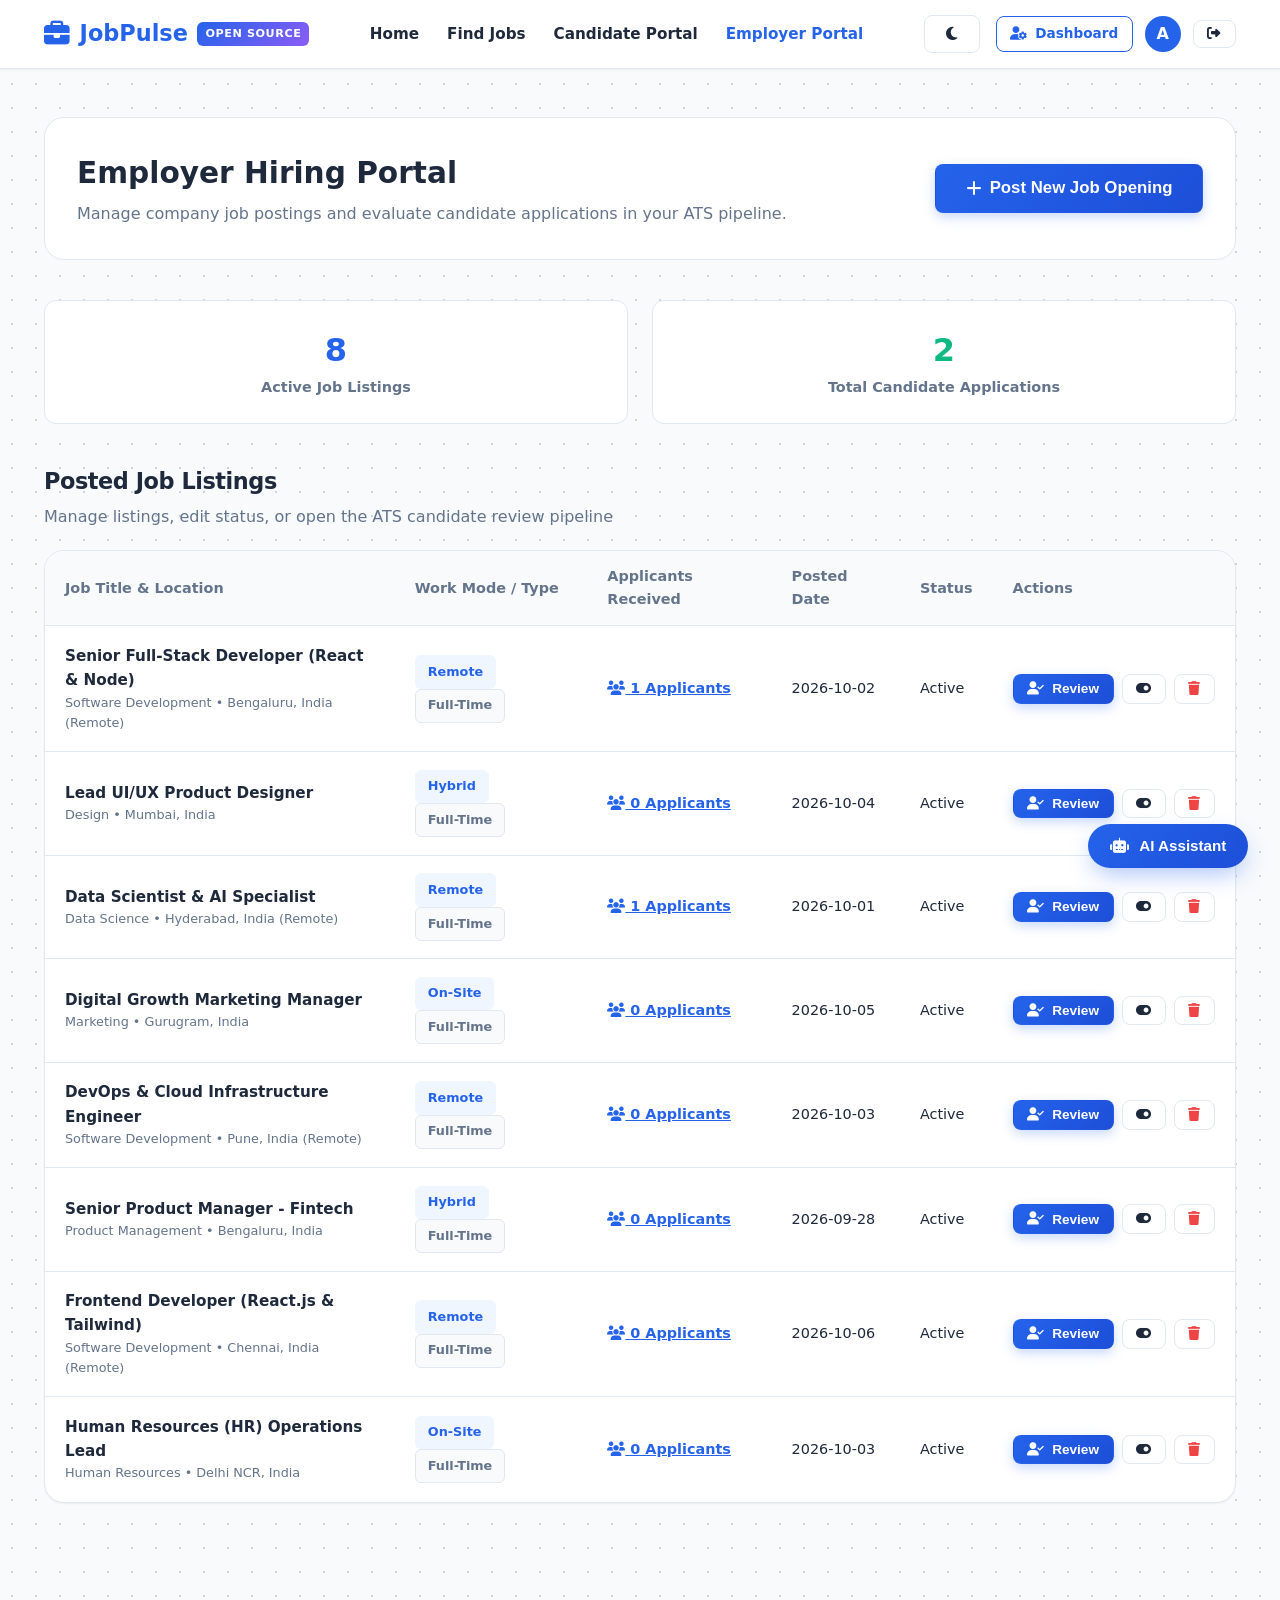
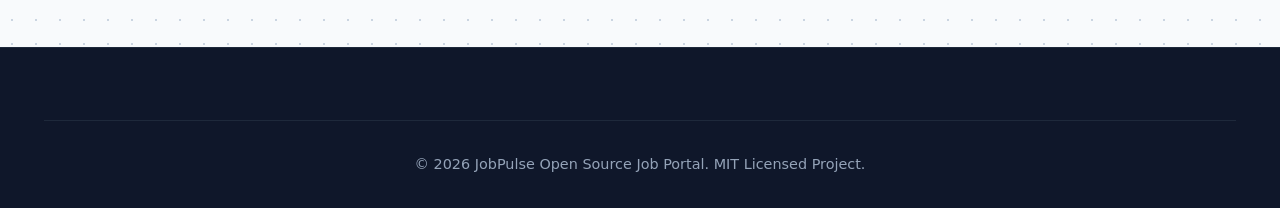
<file: employer-dashboard.html>
<!DOCTYPE html>
<html lang="en">
<head>
  <meta charset="UTF-8">
  <meta name="viewport" content="width=device-width, initial-scale=1.0">
  <title>Employer Portal & ATS — JobPulse</title>
  <link rel="stylesheet" href="css/style.css">
  <link rel="stylesheet" href="css/responsive.css">
  <link rel="stylesheet" href="css/dark-mode.css">
  <link rel="stylesheet" href="https://cdnjs.cloudflare.com/ajax/libs/font-awesome/6.4.0/css/all.min.css">
</head>
<body>

  <!-- Navigation Bar -->
  <nav class="navbar">
    <div class="container navbar-container">
      <a href="index.html" class="brand-logo">
        <i class="fa-solid fa-briefcase"></i> JobPulse <span class="brand-badge">Open Source</span>
      </a>

      <ul class="nav-links">
        <li><a href="index.html" class="nav-link">Home</a></li>
        <li><a href="jobs.html" class="nav-link">Find Jobs</a></li>
        <li><a href="seeker-dashboard.html" class="nav-link">Candidate Portal</a></li>
        <li><a href="employer-dashboard.html" class="nav-link active">Employer Portal</a></li>
      </ul>

      <div class="nav-actions" id="nav-actions">
        <!-- Dynamically rendered via app.js -->
      </div>
    </div>
  </nav>

  <main class="main-content">
    <div class="container" style="padding-top:3rem; padding-bottom:4rem;">
      
      <!-- Employer Welcome Card -->
      <div style="background:var(--card-bg); border:1px solid var(--border-color); border-radius:var(--radius-xl); padding:2rem; margin-bottom:2.5rem; display:flex; justify-content:space-between; align-items:center; flex-wrap:wrap; gap:1.5rem;">
        <div>
          <h1 style="font-size:1.85rem; font-weight:800; margin-bottom:0.25rem;">Employer Hiring Portal</h1>
          <p style="color:var(--text-muted);">Manage company job postings and evaluate candidate applications in your ATS pipeline.</p>
        </div>
        <div>
          <button onclick="openPostJobModal()" class="btn btn-primary btn-lg">
            <i class="fa-solid fa-plus"></i> Post New Job Opening
          </button>
        </div>
      </div>

      <!-- Overview Stats Grid -->
      <div style="display:grid; grid-template-columns:repeat(auto-fit, minmax(220px, 1fr)); gap:1.5rem; margin-bottom:2.5rem;">
        <div style="background:var(--card-bg); border:1px solid var(--border-color); border-radius:var(--radius-lg); padding:1.5rem; text-align:center;">
          <h3 style="font-size:2rem; font-weight:800; color:var(--primary);" id="emp-active-jobs-count">0</h3>
          <p style="color:var(--text-muted); font-size:0.9rem; font-weight:600;">Active Job Listings</p>
        </div>
        <div style="background:var(--card-bg); border:1px solid var(--border-color); border-radius:var(--radius-lg); padding:1.5rem; text-align:center;">
          <h3 style="font-size:2rem; font-weight:800; color:var(--accent);" id="emp-total-apps-count">0</h3>
          <p style="color:var(--text-muted); font-size:0.9rem; font-weight:600;">Total Candidate Applications</p>
        </div>
      </div>

      <!-- Active Job Listings Manager Table -->
      <div>
        <div class="section-header" style="margin-bottom:1.25rem;">
          <div>
            <h2 class="section-title" style="font-size:1.4rem;">Posted Job Listings</h2>
            <p class="section-subtitle">Manage listings, edit status, or open the ATS candidate review pipeline</p>
          </div>
        </div>

        <div class="table-responsive" id="employer-jobs-table">
          <table class="table">
            <thead>
              <tr>
                <th>Job Title & Location</th>
                <th>Work Mode / Type</th>
                <th>Applicants Received</th>
                <th>Posted Date</th>
                <th>Status</th>
                <th>Actions</th>
              </tr>
            </thead>
            <tbody id="employer-jobs-tbody">
              <!-- Rendered via employer-dashboard.js -->
            </tbody>
          </table>
        </div>
      </div>

    </div>
  </main>

  <!-- Post New Job Modal Dialog -->
  <div class="modal-backdrop" id="post-job-modal">
    <div class="modal-content">
      <div class="modal-header">
        <h3 style="font-size:1.35rem; font-weight:800;">Post a New Job Opening</h3>
        <button onclick="closePostJobModal()" class="modal-close">&times;</button>
      </div>

      <form onsubmit="handleCreateJobSubmit(event)">
        <div class="form-group">
          <label class="form-label">Job Title</label>
          <input type="text" id="job-form-title" class="form-control" required placeholder="e.g. Senior Frontend Engineer">
        </div>

        <div style="display:grid; grid-template-columns:1fr 1fr; gap:1rem;">
          <div class="form-group">
            <label class="form-label">Category</label>
            <select id="job-form-category" class="form-control" required>
              <option value="Software Development">Software Development</option>
              <option value="Design">UI/UX Design</option>
              <option value="Data Science">Data Science & AI</option>
              <option value="Marketing">Growth Marketing</option>
              <option value="Product Management">Product Management</option>
              <option value="Human Resources">Human Resources</option>
            </select>
          </div>

          <div class="form-group">
            <label class="form-label">Work Mode</label>
            <select id="job-form-workmode" class="form-control" required>
              <option value="Remote">Remote</option>
              <option value="Hybrid">Hybrid</option>
              <option value="On-Site">On-Site</option>
            </select>
          </div>
        </div>

        <div style="display:grid; grid-template-columns:1fr 1fr; gap:1rem;">
          <div class="form-group">
            <label class="form-label">Job Type</label>
            <select id="job-form-jobtype" class="form-control" required>
              <option value="Full-Time">Full-Time</option>
              <option value="Part-Time">Part-Time</option>
              <option value="Contract">Contract</option>
              <option value="Internship">Internship</option>
            </select>
          </div>

          <div class="form-group">
            <label class="form-label">Experience Level</label>
            <select id="job-form-experience" class="form-control" required>
              <option value="Entry Level">Entry Level</option>
              <option value="Mid Level">Mid Level</option>
              <option value="Senior Level">Senior Level</option>
            </select>
          </div>
        </div>

        <div class="form-group">
          <label class="form-label">Location</label>
          <input type="text" id="job-form-location" class="form-control" required placeholder="e.g. Bengaluru, India (Remote)">
        </div>

        <div style="display:grid; grid-template-columns:1fr 1fr; gap:1rem;">
          <div class="form-group">
            <label class="form-label">Min Salary (Annual ₹)</label>
            <input type="number" id="job-form-salary-min" class="form-control" required placeholder="e.g. 800000" step="50000">
          </div>

          <div class="form-group">
            <label class="form-label">Max Salary (Annual ₹)</label>
            <input type="number" id="job-form-salary-max" class="form-control" required placeholder="e.g. 1500000" step="50000">
          </div>
        </div>

        <div class="form-group">
          <label class="form-label">Job Description Overview</label>
          <textarea id="job-form-description" class="form-control" required placeholder="Provide a detailed description of the role responsibilities..."></textarea>
        </div>

        <div class="form-group">
          <label class="form-label">Key Requirements (One per line)</label>
          <textarea id="job-form-requirements" class="form-control" required placeholder="3+ years React experience&#10;Proficiency in REST APIs&#10;Experience with AWS"></textarea>
        </div>

        <div class="form-group">
          <label class="form-label">Benefits & Perks (One per line)</label>
          <textarea id="job-form-benefits" class="form-control" required placeholder="100% Remote flexibility&#10;Health Insurance coverage&#10;Annual Learning Stipend"></textarea>
        </div>

        <div style="display:flex; justify-content:flex-end; gap:1rem; margin-top:1.5rem;">
          <button type="button" onclick="closePostJobModal()" class="btn btn-secondary">Cancel</button>
          <button type="submit" class="btn btn-primary">Publish Job Opening <i class="fa-solid fa-paper-plane"></i></button>
        </div>
      </form>
    </div>
  </div>

  <!-- Applicant Tracking System (ATS) Modal -->
  <div class="modal-backdrop" id="ats-candidates-modal">
    <div class="modal-content" style="max-width:800px;">
      <div class="modal-header">
        <h3 style="font-size:1.35rem; font-weight:800;" id="ats-modal-job-title">Candidate Pipeline ATS</h3>
        <button onclick="closeATSModal()" class="modal-close">&times;</button>
      </div>

      <div id="ats-candidates-container">
        <!-- Rendered via employer-dashboard.js -->
      </div>
    </div>
  </div>

  <footer class="footer">
    <div class="container">
      <div class="footer-bottom">
        <p>&copy; 2026 JobPulse Open Source Job Portal. MIT Licensed Project.</p>
      </div>
    </div>
  </footer>

  <script src="js/jobs-data.js"></script>
  <script src="js/auth.js"></script>
  <script src="js/app.js"></script>
  <script src="js/employer-dashboard.js"></script>
  <script src="js/ai-assistant.js"></script>
</body>
</html>
</file>
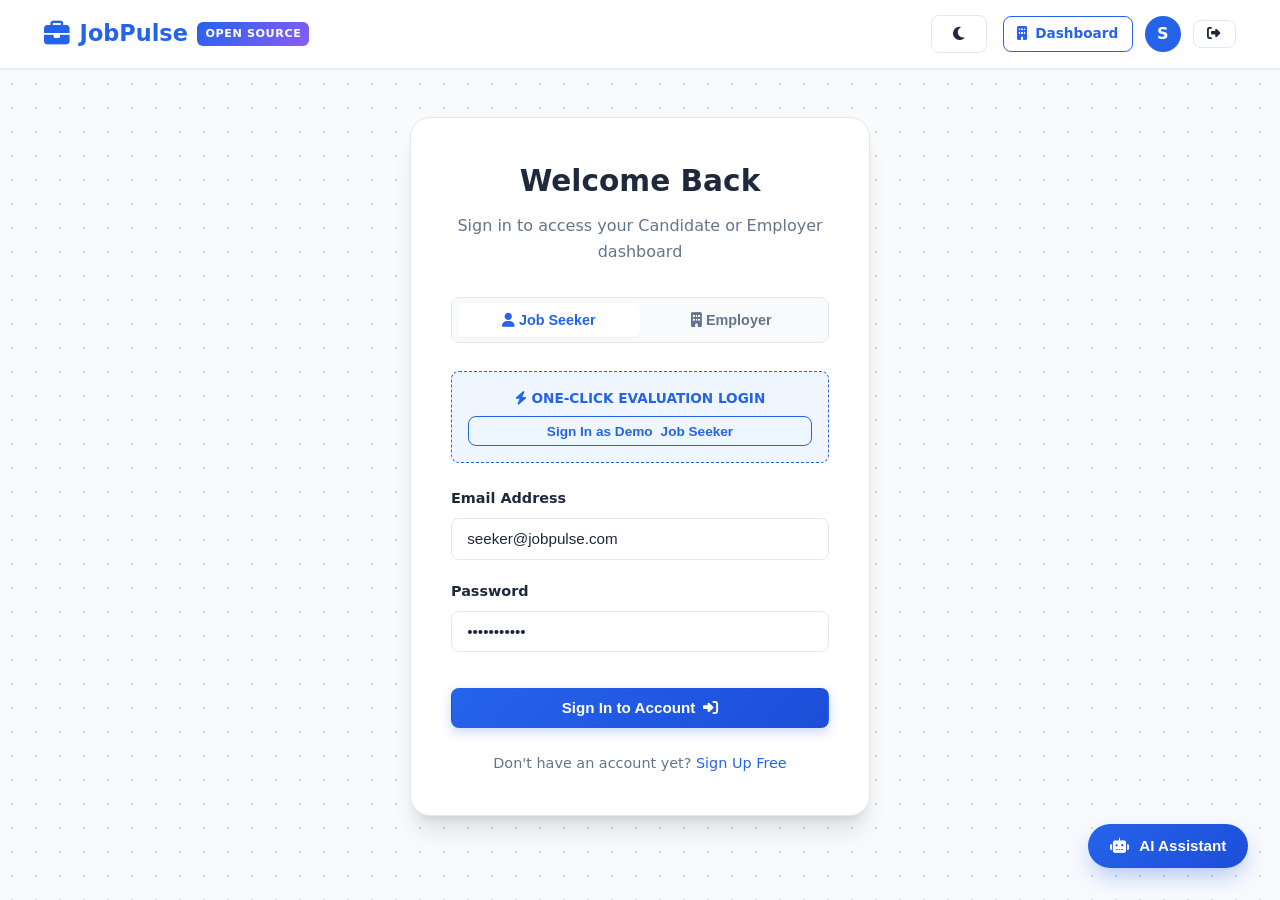
<file: login.html>
<!DOCTYPE html>
<html lang="en">
<head>
  <meta charset="UTF-8">
  <meta name="viewport" content="width=device-width, initial-scale=1.0">
  <title>Sign In — JobPulse</title>
  <link rel="stylesheet" href="css/style.css">
  <link rel="stylesheet" href="css/responsive.css">
  <link rel="stylesheet" href="css/dark-mode.css">
  <link rel="stylesheet" href="https://cdnjs.cloudflare.com/ajax/libs/font-awesome/6.4.0/css/all.min.css">
</head>
<body>

  <!-- Navigation Bar -->
  <nav class="navbar">
    <div class="container navbar-container">
      <a href="index.html" class="brand-logo">
        <i class="fa-solid fa-briefcase"></i> JobPulse <span class="brand-badge">Open Source</span>
      </a>

      <div class="nav-actions" id="nav-actions">
        <!-- Dynamically rendered via app.js -->
      </div>
    </div>
  </nav>

  <main class="main-content">
    <div class="auth-wrapper">
      <div class="auth-card">
        <div class="auth-header">
          <h1 class="auth-title">Welcome Back</h1>
          <p style="color:var(--text-muted);">Sign in to access your Candidate or Employer dashboard</p>
        </div>

        <!-- Role Toggle Tabs -->
        <div class="role-toggle">
          <button type="button" class="role-btn active" id="role-seeker-btn" onclick="selectRole('seeker')">
            <i class="fa-solid fa-user"></i> Job Seeker
          </button>
          <button type="button" class="role-btn" id="role-employer-btn" onclick="selectRole('employer')">
            <i class="fa-solid fa-building"></i> Employer
          </button>
        </div>

        <!-- Quick One-Click Evaluation Demo Login Box -->
        <div class="demo-login-box">
          <div style="font-size:0.85rem; font-weight:700; color:var(--primary); margin-bottom:0.4rem;">
            <i class="fa-solid fa-bolt"></i> ONE-CLICK EVALUATION LOGIN
          </div>
          <button type="button" onclick="handleDemoLogin()" class="btn btn-outline btn-sm" style="width:100%; font-weight:700;">
            Sign In as Demo <span id="demo-role-label">Job Seeker</span>
          </button>
        </div>

        <!-- Authentication Form -->
        <form onsubmit="handleLoginSubmit(event)">
          <input type="hidden" id="login-role" value="seeker">

          <div class="form-group">
            <label class="form-label">Email Address</label>
            <input type="email" id="login-email" class="form-control" required placeholder="seeker@jobpulse.com" value="seeker@jobpulse.com">
          </div>

          <div class="form-group">
            <label class="form-label">Password</label>
            <input type="password" id="login-password" class="form-control" required placeholder="••••••••" value="password123">
          </div>

          <button type="submit" class="btn btn-primary" style="width:100%; margin-top:1rem;">
            Sign In to Account <i class="fa-solid fa-right-to-bracket"></i>
          </button>
        </form>

        <div style="text-align:center; margin-top:1.5rem; font-size:0.9rem; color:var(--text-muted);">
          Don't have an account yet? <a href="register.html">Sign Up Free</a>
        </div>
      </div>
    </div>
  </main>

  <script src="js/jobs-data.js"></script>
  <script src="js/auth.js"></script>
  <script src="js/app.js"></script>
  <script src="js/ai-assistant.js"></script>
  <script>
    let currentRole = "seeker";

    function selectRole(role) {
      currentRole = role;
      document.getElementById("login-role").value = role;
      
      document.getElementById("role-seeker-btn").classList.toggle("active", role === "seeker");
      document.getElementById("role-employer-btn").classList.toggle("active", role === "employer");

      const emailInput = document.getElementById("login-email");
      const demoLabel = document.getElementById("demo-role-label");

      if (role === "employer") {
        emailInput.value = "employer@techcorp.com";
        demoLabel.textContent = "Employer";
      } else {
        emailInput.value = "seeker@jobpulse.com";
        demoLabel.textContent = "Job Seeker";
      }
    }

    function handleDemoLogin() {
      const user = AuthSystem.loginAsDemo(currentRole);
      showToast(`Signed in successfully as Demo ${currentRole.toUpperCase()}!`, "success");
      setTimeout(() => {
        window.location.href = currentRole === "employer" ? "employer-dashboard.html" : "seeker-dashboard.html";
      }, 700);
    }

    function handleLoginSubmit(e) {
      e.preventDefault();
      const email = document.getElementById("login-email").value;
      const pass = document.getElementById("login-password").value;
      const role = document.getElementById("login-role").value;

      AuthSystem.login(email, pass, role);
      showToast("Signed in successfully!", "success");

      setTimeout(() => {
        window.location.href = role === "employer" ? "employer-dashboard.html" : "seeker-dashboard.html";
      }, 700);
    }
  </script>
</body>
</html>
</file>
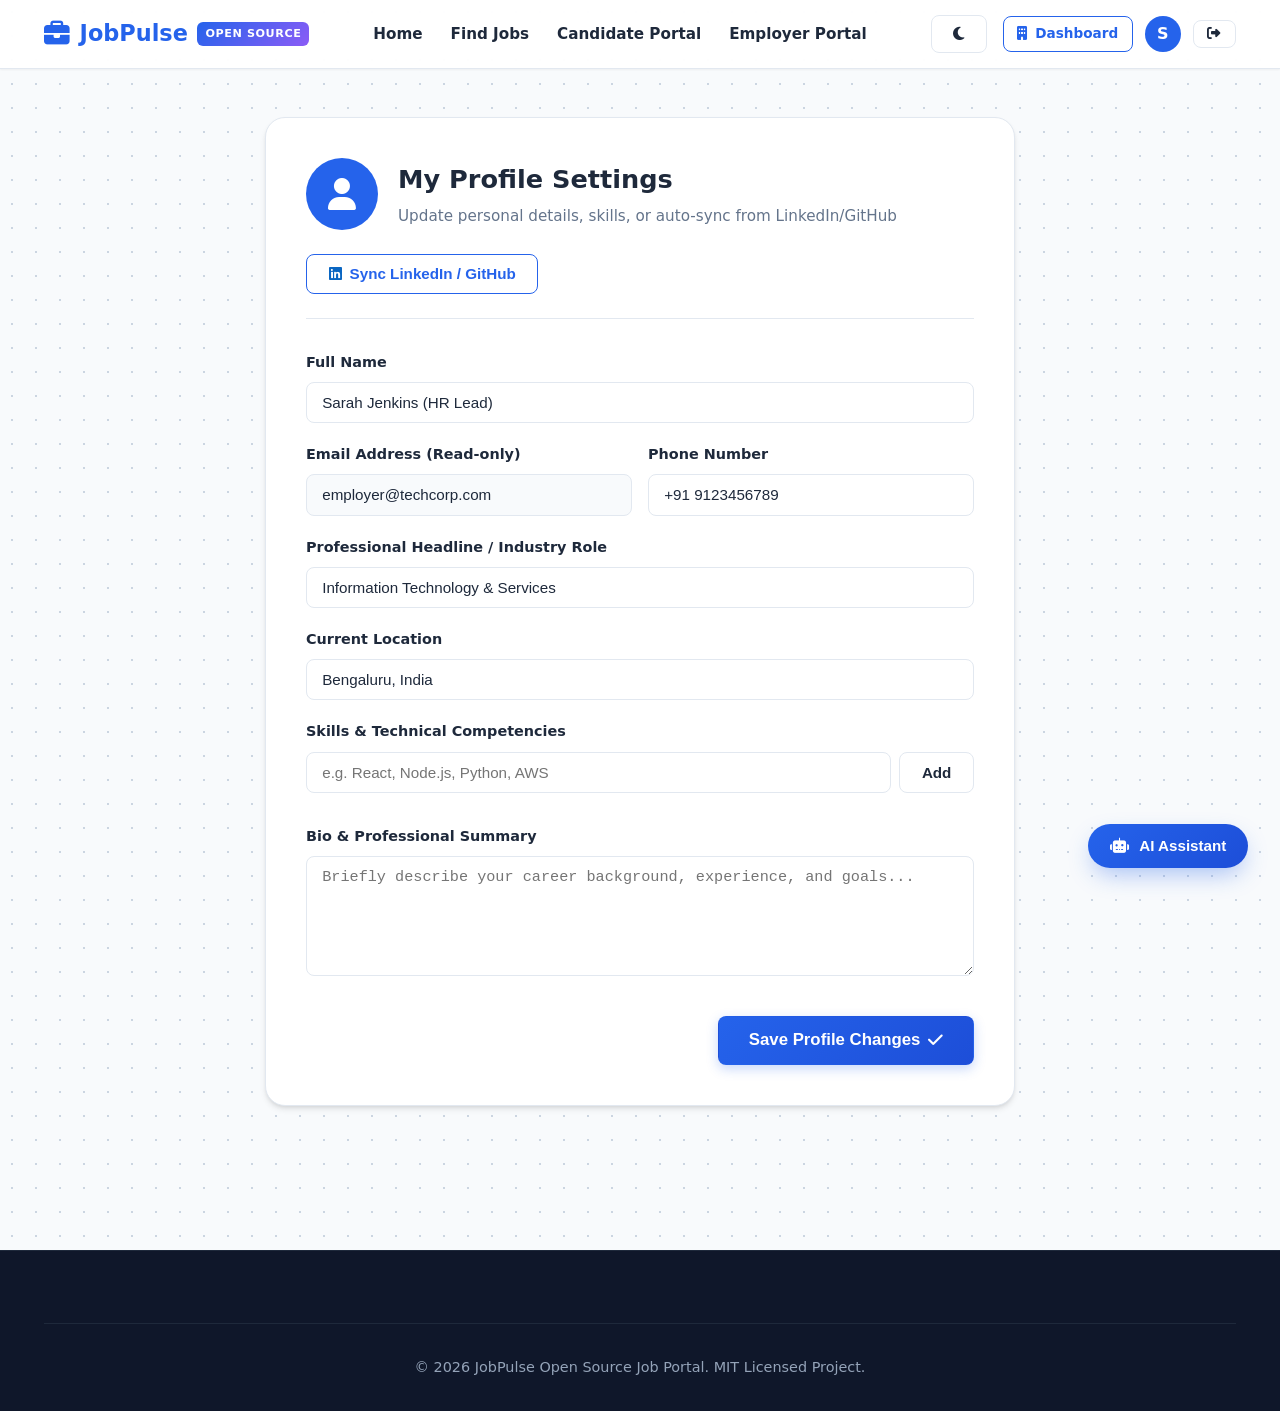
<file: profile.html>
<!DOCTYPE html>
<html lang="en">
<head>
  <meta charset="UTF-8">
  <meta name="viewport" content="width=device-width, initial-scale=1.0">
  <title>User Profile — JobPulse</title>
  <link rel="stylesheet" href="css/style.css">
  <link rel="stylesheet" href="css/responsive.css">
  <link rel="stylesheet" href="css/dark-mode.css">
  <link rel="stylesheet" href="https://cdnjs.cloudflare.com/ajax/libs/font-awesome/6.4.0/css/all.min.css">
</head>
<body>

  <!-- Navigation Bar -->
  <nav class="navbar">
    <div class="container navbar-container">
      <a href="index.html" class="brand-logo">
        <i class="fa-solid fa-briefcase"></i> JobPulse <span class="brand-badge">Open Source</span>
      </a>

      <ul class="nav-links">
        <li><a href="index.html" class="nav-link">Home</a></li>
        <li><a href="jobs.html" class="nav-link">Find Jobs</a></li>
        <li><a href="seeker-dashboard.html" class="nav-link">Candidate Portal</a></li>
        <li><a href="employer-dashboard.html" class="nav-link">Employer Portal</a></li>
      </ul>

      <div class="nav-actions" id="nav-actions">
        <!-- Dynamically rendered via app.js -->
      </div>
    </div>
  </nav>

  <main class="main-content">
    <div class="container" style="padding-top:3rem; padding-bottom:4rem;">
      <div style="max-width:750px; margin:0 auto;">
        
        <div style="background:var(--card-bg); border:1px solid var(--border-color); border-radius:var(--radius-xl); padding:2.5rem; box-shadow:var(--shadow-md);">
          <div style="display:flex; align-items:center; justify-content:space-between; flex-wrap:wrap; gap:1.5rem; margin-bottom:2rem; padding-bottom:1.5rem; border-bottom:1px solid var(--border-color);">
            <div style="display:flex; align-items:center; gap:1.25rem;">
              <div style="width:4.5rem; height:4.5rem; border-radius:50%; background:var(--primary); color:#ffffff; display:flex; align-items:center; justify-content:center; font-size:2rem; font-weight:800;">
                <i class="fa-solid fa-user"></i>
              </div>
              <div>
                <h1 style="font-size:1.6rem; font-weight:800; margin-bottom:0.25rem;">My Profile Settings</h1>
                <p style="color:var(--text-muted); font-size:0.95rem;">Update personal details, skills, or auto-sync from LinkedIn/GitHub</p>
              </div>
            </div>

            <button type="button" onclick="syncLinkedInGitHubProfile()" class="btn btn-outline">
              <i class="fa-brands fa-linkedin" style="color:#0a66c2;"></i> Sync LinkedIn / GitHub
            </button>
          </div>

          <form id="profile-form">
            <div class="form-group">
              <label class="form-label">Full Name</label>
              <input type="text" id="profile-name" class="form-control" required>
            </div>

            <div style="display:grid; grid-template-columns:1fr 1fr; gap:1rem;">
              <div class="form-group">
                <label class="form-label">Email Address (Read-only)</label>
                <input type="email" id="profile-email" class="form-control" readonly style="background:var(--body-bg);">
              </div>

              <div class="form-group">
                <label class="form-label">Phone Number</label>
                <input type="tel" id="profile-phone" class="form-control" required>
              </div>
            </div>

            <div class="form-group">
              <label class="form-label">Professional Headline / Industry Role</label>
              <input type="text" id="profile-headline" class="form-control" placeholder="e.g. Senior Full-Stack Engineer">
            </div>

            <div class="form-group">
              <label class="form-label">Current Location</label>
              <input type="text" id="profile-location" class="form-control" placeholder="e.g. Bengaluru, India">
            </div>

            <!-- Skills Tags Manager -->
            <div class="form-group">
              <label class="form-label">Skills & Technical Competencies</label>
              <div style="display:flex; gap:0.5rem; margin-bottom:0.75rem;">
                <input type="text" id="add-skill-input" class="form-control" placeholder="e.g. React, Node.js, Python, AWS">
                <button type="button" onclick="addSkillTag()" class="btn btn-secondary">Add</button>
              </div>
              <div id="skills-tags-container" style="display:flex; flex-wrap:wrap; gap:0.5rem;">
                <!-- Skill badges rendered via profile.js -->
              </div>
            </div>

            <div class="form-group">
              <label class="form-label">Bio & Professional Summary</label>
              <textarea id="profile-bio" class="form-control" placeholder="Briefly describe your career background, experience, and goals..."></textarea>
            </div>

            <div style="display:flex; justify-content:flex-end; gap:1rem; margin-top:2rem;">
              <button type="submit" class="btn btn-primary btn-lg">Save Profile Changes <i class="fa-solid fa-check"></i></button>
            </div>
          </form>
        </div>

      </div>
    </div>
  </main>

  <footer class="footer">
    <div class="container">
      <div class="footer-bottom">
        <p>&copy; 2026 JobPulse Open Source Job Portal. MIT Licensed Project.</p>
      </div>
    </div>
  </footer>

  <script src="js/jobs-data.js"></script>
  <script src="js/auth.js"></script>
  <script src="js/app.js"></script>
  <script src="js/profile.js"></script>
  <script src="js/ai-assistant.js"></script>
</body>
</html>
</file>
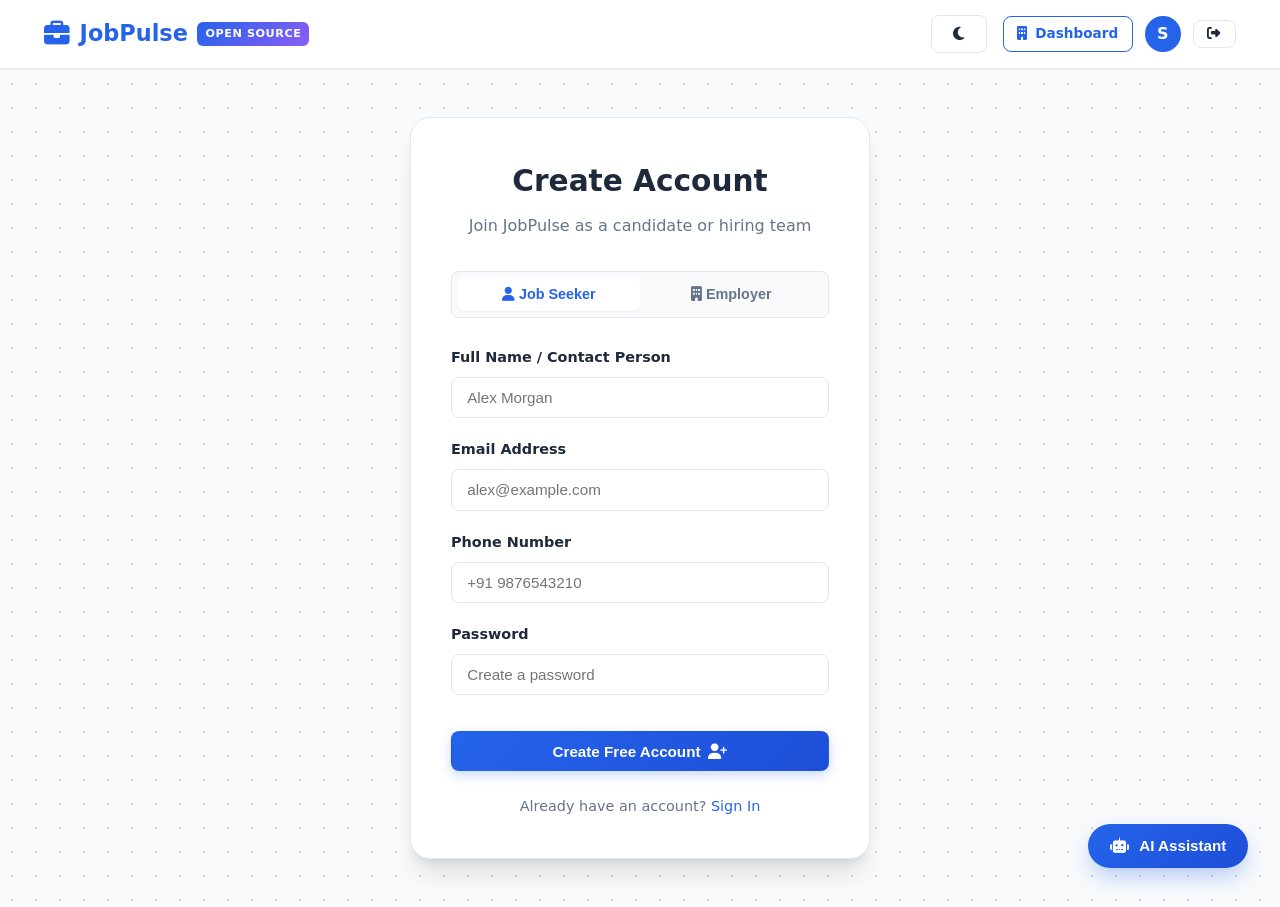
<file: register.html>
<!DOCTYPE html>
<html lang="en">
<head>
  <meta charset="UTF-8">
  <meta name="viewport" content="width=device-width, initial-scale=1.0">
  <title>Create Account — JobPulse</title>
  <link rel="stylesheet" href="css/style.css">
  <link rel="stylesheet" href="css/responsive.css">
  <link rel="stylesheet" href="css/dark-mode.css">
  <link rel="stylesheet" href="https://cdnjs.cloudflare.com/ajax/libs/font-awesome/6.4.0/css/all.min.css">
</head>
<body>

  <!-- Navigation Bar -->
  <nav class="navbar">
    <div class="container navbar-container">
      <a href="index.html" class="brand-logo">
        <i class="fa-solid fa-briefcase"></i> JobPulse <span class="brand-badge">Open Source</span>
      </a>

      <div class="nav-actions" id="nav-actions">
        <!-- Dynamically rendered via app.js -->
      </div>
    </div>
  </nav>

  <main class="main-content">
    <div class="auth-wrapper">
      <div class="auth-card">
        <div class="auth-header">
          <h1 class="auth-title">Create Account</h1>
          <p style="color:var(--text-muted);">Join JobPulse as a candidate or hiring team</p>
        </div>

        <!-- Role Toggle Tabs -->
        <div class="role-toggle">
          <button type="button" class="role-btn active" id="reg-seeker-btn" onclick="selectRegRole('seeker')">
            <i class="fa-solid fa-user"></i> Job Seeker
          </button>
          <button type="button" class="role-btn" id="reg-employer-btn" onclick="selectRegRole('employer')">
            <i class="fa-solid fa-building"></i> Employer
          </button>
        </div>

        <!-- Registration Form -->
        <form onsubmit="handleRegisterSubmit(event)">
          <input type="hidden" id="reg-role" value="seeker">

          <div class="form-group">
            <label class="form-label">Full Name / Contact Person</label>
            <input type="text" id="reg-name" class="form-control" required placeholder="Alex Morgan">
          </div>

          <div class="form-group">
            <label class="form-label">Email Address</label>
            <input type="email" id="reg-email" class="form-control" required placeholder="alex@example.com">
          </div>

          <div class="form-group">
            <label class="form-label">Phone Number</label>
            <input type="tel" id="reg-phone" class="form-control" required placeholder="+91 9876543210">
          </div>

          <div class="form-group" id="company-name-group" style="display:none;">
            <label class="form-label">Company Name</label>
            <input type="text" id="reg-company" class="form-control" placeholder="e.g. TechCorp Solutions">
          </div>

          <div class="form-group">
            <label class="form-label">Password</label>
            <input type="password" id="reg-password" class="form-control" required placeholder="Create a password">
          </div>

          <button type="submit" class="btn btn-primary" style="width:100%; margin-top:1rem;">
            Create Free Account <i class="fa-solid fa-user-plus"></i>
          </button>
        </form>

        <div style="text-align:center; margin-top:1.5rem; font-size:0.9rem; color:var(--text-muted);">
          Already have an account? <a href="login.html">Sign In</a>
        </div>
      </div>
    </div>
  </main>

  <script src="js/jobs-data.js"></script>
  <script src="js/auth.js"></script>
  <script src="js/app.js"></script>
  <script src="js/ai-assistant.js"></script>
  <script>
    let regRole = "seeker";

    function selectRegRole(role) {
      regRole = role;
      document.getElementById("reg-role").value = role;
      
      document.getElementById("reg-seeker-btn").classList.toggle("active", role === "seeker");
      document.getElementById("reg-employer-btn").classList.toggle("active", role === "employer");

      const compGroup = document.getElementById("company-name-group");
      compGroup.style.display = role === "employer" ? "block" : "none";
    }

    function handleRegisterSubmit(e) {
      e.preventDefault();

      const fullName = document.getElementById("reg-name").value;
      const email = document.getElementById("reg-email").value;
      const phone = document.getElementById("reg-phone").value;
      const password = document.getElementById("reg-password").value;
      const companyName = document.getElementById("reg-company").value;

      const newUser = AuthSystem.register({
        fullName,
        email,
        phone,
        role: regRole,
        companyName: regRole === "employer" ? companyName : undefined,
        companyLogo: regRole === "employer" ? "https://images.unsplash.com/photo-1549923746-c502d488b3ea?w=120" : undefined
      });

      showToast("Account created successfully!", "success");

      setTimeout(() => {
        window.location.href = regRole === "employer" ? "employer-dashboard.html" : "seeker-dashboard.html";
      }, 700);
    }
  </script>
</body>
</html>
</file>
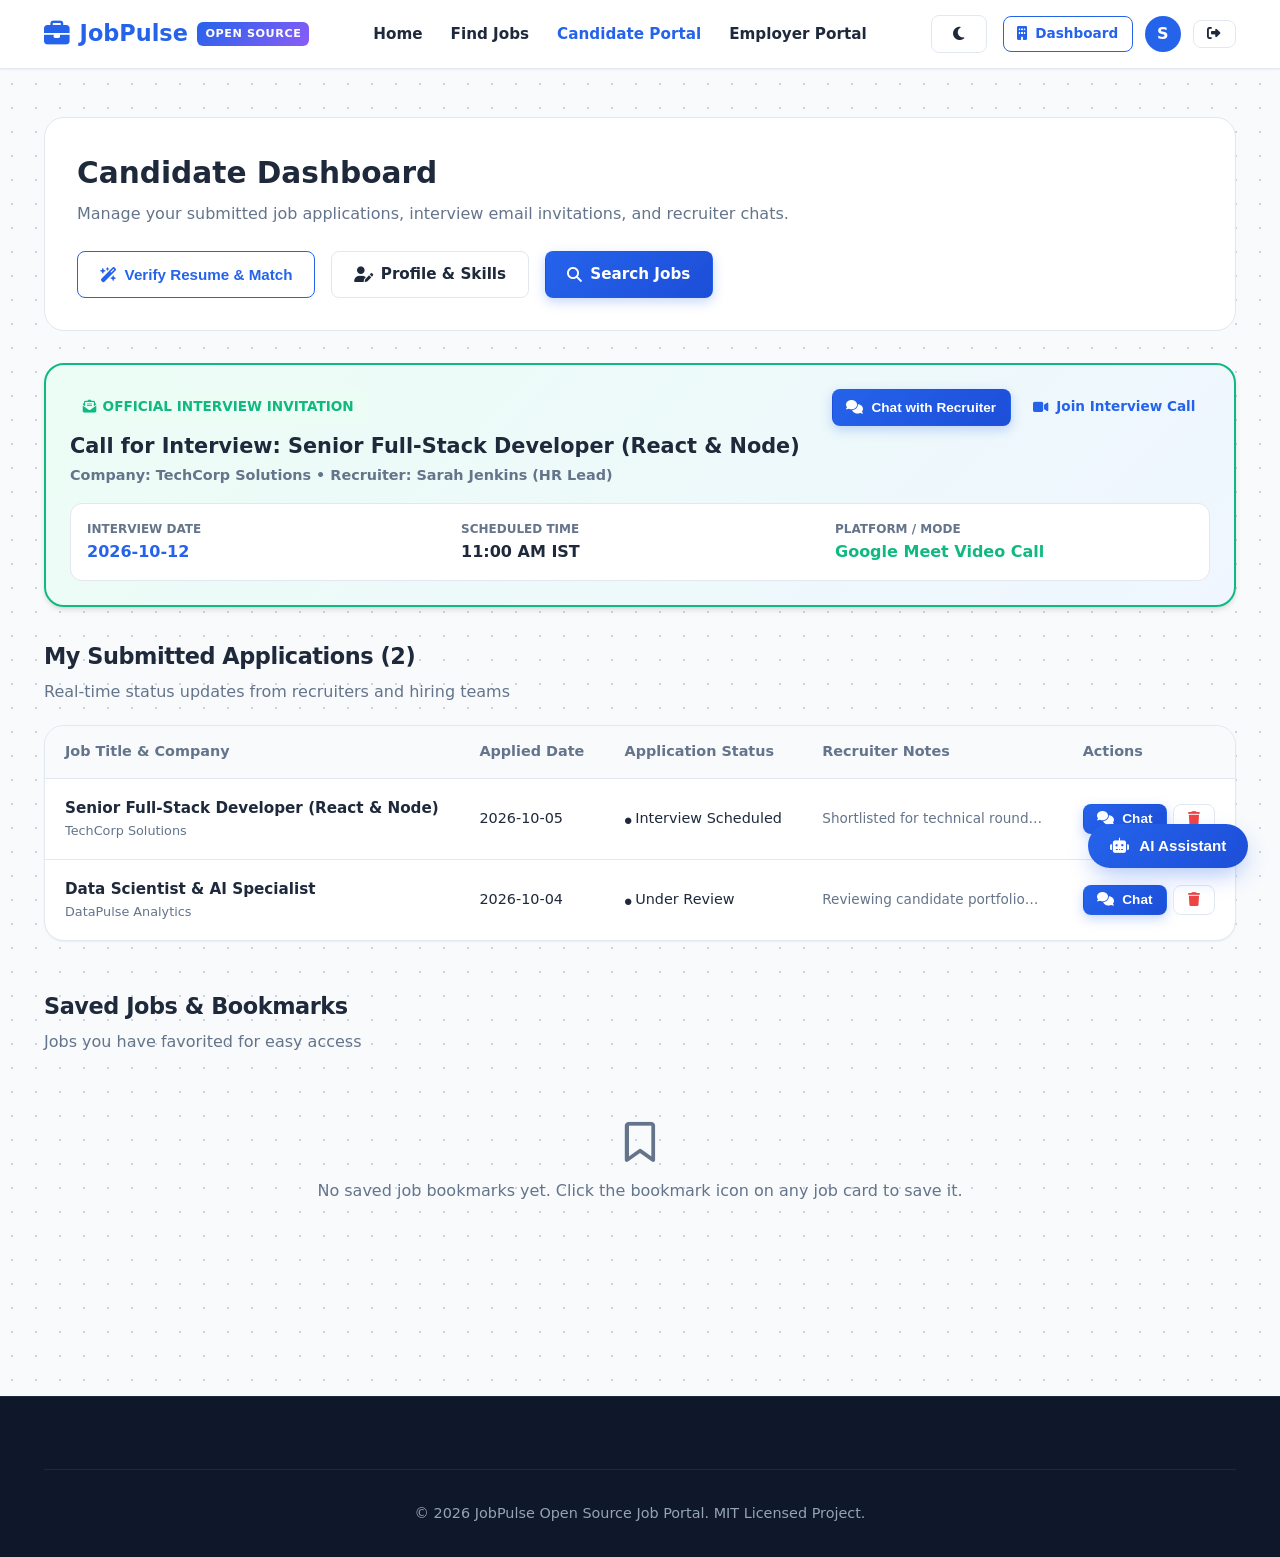
<file: seeker-dashboard.html>
<!DOCTYPE html>
<html lang="en">
<head>
  <meta charset="UTF-8">
  <meta name="viewport" content="width=device-width, initial-scale=1.0">
  <title>Candidate Dashboard — JobPulse</title>
  <link rel="stylesheet" href="css/style.css">
  <link rel="stylesheet" href="css/responsive.css">
  <link rel="stylesheet" href="css/dark-mode.css">
  <link rel="stylesheet" href="https://cdnjs.cloudflare.com/ajax/libs/font-awesome/6.4.0/css/all.min.css">
</head>
<body>

  <!-- Navigation Bar -->
  <nav class="navbar">
    <div class="container navbar-container">
      <a href="index.html" class="brand-logo">
        <i class="fa-solid fa-briefcase"></i> JobPulse <span class="brand-badge">Open Source</span>
      </a>

      <ul class="nav-links">
        <li><a href="index.html" class="nav-link">Home</a></li>
        <li><a href="jobs.html" class="nav-link">Find Jobs</a></li>
        <li><a href="seeker-dashboard.html" class="nav-link active">Candidate Portal</a></li>
        <li><a href="employer-dashboard.html" class="nav-link">Employer Portal</a></li>
      </ul>

      <div class="nav-actions" id="nav-actions">
        <!-- Dynamically rendered via app.js -->
      </div>
    </div>
  </nav>

  <main class="main-content">
    <div class="container" style="padding-top:3rem; padding-bottom:4rem;">
      
      <!-- Welcome Header Card -->
      <div style="background:var(--card-bg); border:1px solid var(--border-color); border-radius:var(--radius-xl); padding:2rem; margin-bottom:2rem; display:flex; justify-content:space-between; align-items:center; flex-wrap:wrap; gap:1.5rem;">
        <div>
          <h1 style="font-size:1.85rem; font-weight:800; margin-bottom:0.25rem;">Candidate Dashboard</h1>
          <p style="color:var(--text-muted);">Manage your submitted job applications, interview email invitations, and recruiter chats.</p>
        </div>
        <div style="display:flex; gap:1rem;">
          <button onclick="openResumeVerifierModal()" class="btn btn-outline"><i class="fa-solid fa-wand-magic-sparkles"></i> Verify Resume & Match</button>
          <a href="profile.html" class="btn btn-secondary"><i class="fa-solid fa-user-pen"></i> Profile & Skills</a>
          <a href="jobs.html" class="btn btn-primary"><i class="fa-solid fa-magnifying-glass"></i> Search Jobs</a>
        </div>
      </div>

      <!-- Received Official Interview Email Invitations Banner -->
      <div id="seeker-interview-email-alerts">
        <!-- Rendered via seeker-dashboard.js -->
      </div>

      <!-- Submitted Applications Tracker -->
      <div style="margin-bottom:3rem;">
        <div class="section-header" style="margin-bottom:1.25rem;">
          <div>
            <h2 class="section-title" style="font-size:1.4rem;">My Submitted Applications (<span id="seeker-apps-count">0</span>)</h2>
            <p class="section-subtitle">Real-time status updates from recruiters and hiring teams</p>
          </div>
        </div>

        <div class="table-responsive" id="seeker-applications-table">
          <table class="table">
            <thead>
              <tr>
                <th>Job Title & Company</th>
                <th>Applied Date</th>
                <th>Application Status</th>
                <th>Recruiter Notes</th>
                <th>Actions</th>
              </tr>
            </thead>
            <tbody id="seeker-applications-tbody">
              <!-- Rendered via seeker-dashboard.js -->
            </tbody>
          </table>
        </div>
      </div>

      <!-- Saved Bookmarks Grid -->
      <div>
        <div class="section-header" style="margin-bottom:1.25rem;">
          <div>
            <h2 class="section-title" style="font-size:1.4rem;">Saved Jobs & Bookmarks</h2>
            <p class="section-subtitle">Jobs you have favorited for easy access</p>
          </div>
        </div>

        <div class="jobs-grid" id="seeker-bookmarks-grid">
          <!-- Rendered via seeker-dashboard.js -->
        </div>
      </div>

    </div>
  </main>

  <footer class="footer">
    <div class="container">
      <div class="footer-bottom">
        <p>&copy; 2026 JobPulse Open Source Job Portal. MIT Licensed Project.</p>
      </div>
    </div>
  </footer>

  <script src="js/jobs-data.js"></script>
  <script src="js/auth.js"></script>
  <script src="js/app.js"></script>
  <script src="js/jobs.js"></script>
  <script src="js/seeker-dashboard.js"></script>
  <script src="js/resume-verifier.js"></script>
  <script src="js/ai-assistant.js"></script>
</body>
</html>
</file>
<file: css/style.css>
/* ==========================================================================
   JobPulse Open Source Job Portal - Creative Design System & Dynamic Backgrounds
   ========================================================================== */

:root {
  --primary: #2563eb;
  --primary-hover: #1d4ed8;
  --primary-light: #eff6ff;
  --secondary: #475569;
  --accent: #10b981;
  --accent-hover: #059669;
  --accent-light: #ecfdf5;
  --purple-glow: #8b5cf6;
  --dark-bg: #0f172a;
  --card-bg: #ffffff;
  --body-bg: #f8fafc;
  --text-main: #1e293b;
  --text-muted: #64748b;
  --border-color: #e2e8f0;
  --shadow-sm: 0 1px 2px 0 rgb(0 0 0 / 0.05);
  --shadow-md: 0 4px 6px -1px rgb(0 0 0 / 0.1), 0 2px 4px -2px rgb(0 0 0 / 0.1);
  --shadow-lg: 0 20px 25px -5px rgb(0 0 0 / 0.1), 0 8px 10px -6px rgb(0 0 0 / 0.1);
  --radius-sm: 0.375rem;
  --radius-md: 0.5rem;
  --radius-lg: 0.75rem;
  --radius-xl: 1.25rem;
  --font-sans: 'Inter', system-ui, -apple-system, BlinkMacSystemFont, 'Segoe UI', Roboto, sans-serif;
  --transition: all 0.25s ease-in-out;
}

* {
  box-sizing: border-box;
  margin: 0;
  padding: 0;
}

body {
  font-family: var(--font-sans);
  background-color: var(--body-bg);
  background-image: radial-gradient(#cbd5e1 1px, transparent 1px);
  background-size: 24px 24px;
  color: var(--text-main);
  line-height: 1.6;
  min-height: 100vh;
  display: flex;
  flex-direction: column;
}

a {
  color: var(--primary);
  text-decoration: none;
  transition: var(--transition);
}

a:hover {
  color: var(--primary-hover);
}

img {
  max-width: 100%;
  height: auto;
  display: block;
}

/* Layout Containers */
.container {
  width: 100%;
  max-width: 1240px;
  margin: 0 auto;
  padding: 0 1.5rem;
}

.main-content {
  flex: 1;
}

/* Navbar with Glassmorphism */
.navbar {
  background-color: rgba(255, 255, 255, 0.9);
  backdrop-filter: blur(12px);
  -webkit-backdrop-filter: blur(12px);
  border-bottom: 1px solid var(--border-color);
  position: sticky;
  top: 0;
  z-index: 1000;
  box-shadow: var(--shadow-sm);
}

.navbar-container {
  display: flex;
  align-items: center;
  justify-content: space-between;
  height: 4.25rem;
}

.brand-logo {
  display: flex;
  align-items: center;
  gap: 0.6rem;
  font-size: 1.4rem;
  font-weight: 800;
  color: var(--primary);
}

.brand-logo i {
  font-size: 1.6rem;
}

.brand-badge {
  background: linear-gradient(135deg, var(--primary), var(--purple-glow));
  color: #ffffff;
  font-size: 0.7rem;
  padding: 0.2rem 0.5rem;
  border-radius: var(--radius-sm);
  font-weight: 800;
  text-transform: uppercase;
  letter-spacing: 0.05em;
}

.nav-links {
  display: flex;
  align-items: center;
  gap: 1.75rem;
  list-style: none;
}

.nav-link {
  color: var(--text-main);
  font-weight: 600;
  font-size: 0.95rem;
}

.nav-link:hover, .nav-link.active {
  color: var(--primary);
}

.nav-actions {
  display: flex;
  align-items: center;
  gap: 1rem;
}

/* Buttons */
.btn {
  display: inline-flex;
  align-items: center;
  justify-content: center;
  gap: 0.5rem;
  padding: 0.65rem 1.35rem;
  font-size: 0.95rem;
  font-weight: 700;
  border-radius: var(--radius-md);
  border: 1px solid transparent;
  cursor: pointer;
  transition: var(--transition);
  white-space: nowrap;
}

.btn-primary {
  background: linear-gradient(135deg, var(--primary), var(--primary-hover));
  color: #ffffff;
  box-shadow: 0 4px 12px rgba(37, 99, 235, 0.25);
}

.btn-primary:hover {
  transform: translateY(-2px);
  box-shadow: 0 6px 16px rgba(37, 99, 235, 0.35);
  color: #ffffff;
}

.btn-secondary {
  background-color: var(--card-bg);
  border-color: var(--border-color);
  color: var(--text-main);
}

.btn-secondary:hover {
  background-color: var(--body-bg);
  border-color: var(--text-muted);
}

.btn-outline {
  background: transparent;
  border-color: var(--primary);
  color: var(--primary);
}

.btn-outline:hover {
  background-color: var(--primary-light);
}

.btn-sm {
  padding: 0.4rem 0.85rem;
  font-size: 0.85rem;
}

.btn-lg {
  padding: 0.85rem 1.85rem;
  font-size: 1.05rem;
}

/* Creative Hero Section with Workspace Background Overlay */
.hero {
  background: linear-gradient(135deg, rgba(15, 23, 42, 0.92) 0%, rgba(30, 41, 59, 0.88) 100%), 
              url('https://images.unsplash.com/photo-1497366216548-37526070297c?auto=format&fit=crop&w=1920&q=80');
  background-size: cover;
  background-position: center;
  background-attachment: fixed;
  color: #ffffff;
  padding: 5.5rem 0 4.5rem;
  position: relative;
  overflow: hidden;
}

.hero::after {
  content: '';
  position: absolute;
  bottom: 0;
  left: 0;
  right: 0;
  height: 40px;
  background: linear-gradient(to top, var(--body-bg), transparent);
}

.hero-content {
  text-align: center;
  max-width: 880px;
  margin: 0 auto;
  position: relative;
  z-index: 2;
}

.hero-title {
  font-size: 3.25rem;
  font-weight: 900;
  letter-spacing: -0.03em;
  line-height: 1.15;
  margin-bottom: 1.25rem;
}

.hero-title span {
  background: linear-gradient(135deg, #60a5fa, #a78bfa);
  -webkit-background-clip: text;
  -webkit-text-fill-color: transparent;
}

.hero-subtitle {
  font-size: 1.25rem;
  color: #cbd5e1;
  margin-bottom: 2.5rem;
  font-weight: 500;
}

/* Floating Feature Badges in Hero */
.hero-pills {
  display: flex;
  align-items: center;
  justify-content: center;
  gap: 1rem;
  flex-wrap: wrap;
  margin-bottom: 2rem;
}

.hero-pill-badge {
  background: rgba(255, 255, 255, 0.12);
  backdrop-filter: blur(8px);
  border: 1px solid rgba(255, 255, 255, 0.2);
  color: #ffffff;
  padding: 0.4rem 0.9rem;
  border-radius: 9999px;
  font-size: 0.85rem;
  font-weight: 700;
  display: flex;
  align-items: center;
  gap: 0.4rem;
}

/* Hero Search Box */
.hero-search-box {
  background-color: rgba(255, 255, 255, 0.98);
  padding: 0.6rem;
  border-radius: var(--radius-xl);
  box-shadow: 0 25px 50px -12px rgba(0, 0, 0, 0.35);
  display: flex;
  align-items: center;
  gap: 0.5rem;
  color: var(--text-main);
  position: relative;
}

.search-input-group {
  display: flex;
  align-items: center;
  gap: 0.75rem;
  flex: 1;
  padding: 0.5rem 1rem;
  border-right: 1px solid var(--border-color);
}

.search-input-group:last-of-type {
  border-right: none;
}

.search-input-group i {
  color: var(--primary);
  font-size: 1.1rem;
}

.search-input-group input, .search-input-group select {
  width: 100%;
  border: none;
  outline: none;
  font-size: 0.95rem;
  font-weight: 600;
  background: transparent;
  color: var(--text-main);
}

/* Hero Stats Counter */
.hero-stats {
  display: grid;
  grid-template-columns: repeat(3, 1fr);
  gap: 2rem;
  margin-top: 3.5rem;
  text-align: center;
}

.stat-item h3 {
  font-size: 2.5rem;
  font-weight: 900;
  background: linear-gradient(135deg, #60a5fa, #38bdf8);
  -webkit-background-clip: text;
  -webkit-text-fill-color: transparent;
}

.stat-item p {
  color: #cbd5e1;
  font-size: 0.95rem;
  font-weight: 600;
}

/* Category Cards Section */
.section {
  padding: 4.5rem 0;
}

.section-header {
  display: flex;
  align-items: flex-end;
  justify-content: space-between;
  margin-bottom: 2.5rem;
}

.section-title {
  font-size: 2rem;
  font-weight: 900;
  color: var(--text-main);
  letter-spacing: -0.02em;
}

.section-subtitle {
  color: var(--text-muted);
  font-size: 1rem;
  margin-top: 0.25rem;
}

.categories-grid {
  display: grid;
  grid-template-columns: repeat(auto-fill, minmax(220px, 1fr));
  gap: 1.5rem;
}

.category-card {
  background-color: var(--card-bg);
  border: 1px solid var(--border-color);
  border-radius: var(--radius-xl);
  padding: 2rem 1.5rem;
  text-align: center;
  transition: var(--transition);
  cursor: pointer;
  box-shadow: var(--shadow-sm);
}

.category-card:hover {
  transform: translateY(-6px);
  border-color: var(--primary);
  box-shadow: var(--shadow-lg);
}

.category-icon {
  width: 4rem;
  height: 4rem;
  background: linear-gradient(135deg, var(--primary-light), #e0e7ff);
  color: var(--primary);
  border-radius: 1rem;
  display: flex;
  align-items: center;
  justify-content: center;
  font-size: 1.65rem;
  margin: 0 auto 1.25rem;
  transition: var(--transition);
}

.category-card:hover .category-icon {
  background: linear-gradient(135deg, var(--primary), var(--purple-glow));
  color: #ffffff;
  transform: scale(1.08);
}

.category-title {
  font-size: 1.15rem;
  font-weight: 800;
  color: var(--text-main);
  margin-bottom: 0.35rem;
}

.category-count {
  font-size: 0.85rem;
  color: var(--text-muted);
  font-weight: 600;
}

/* Job Cards Grid */
.jobs-grid {
  display: grid;
  grid-template-columns: repeat(auto-fill, minmax(360px, 1fr));
  gap: 1.5rem;
}

.job-card {
  background-color: var(--card-bg);
  border: 1px solid var(--border-color);
  border-radius: var(--radius-xl);
  padding: 1.75rem;
  display: flex;
  flex-direction: column;
  justify-content: space-between;
  transition: var(--transition);
  box-shadow: var(--shadow-sm);
}

.job-card:hover {
  border-color: var(--primary);
  box-shadow: var(--shadow-lg);
  transform: translateY(-4px);
}

.job-card-header {
  display: flex;
  align-items: flex-start;
  gap: 1rem;
  margin-bottom: 1rem;
}

.company-logo {
  width: 3.5rem;
  height: 3.5rem;
  border-radius: var(--radius-md);
  object-fit: cover;
  border: 1px solid var(--border-color);
  background: var(--body-bg);
}

.job-title-group {
  flex: 1;
}

.job-title {
  font-size: 1.2rem;
  font-weight: 800;
  color: var(--text-main);
  line-height: 1.35;
  margin-bottom: 0.25rem;
}

.company-name {
  font-size: 0.9rem;
  color: var(--text-muted);
  font-weight: 600;
}

.bookmark-btn {
  background: transparent;
  border: none;
  color: var(--text-muted);
  font-size: 1.35rem;
  cursor: pointer;
  transition: var(--transition);
}

.bookmark-btn:hover, .bookmark-btn.active {
  color: #ef4444;
}

/* Tags & Badges */
.tags-group {
  display: flex;
  flex-wrap: wrap;
  gap: 0.5rem;
  margin-bottom: 1.25rem;
}

.badge {
  display: inline-flex;
  align-items: center;
  gap: 0.35rem;
  padding: 0.35rem 0.75rem;
  font-size: 0.8rem;
  font-weight: 700;
  border-radius: var(--radius-sm);
  background-color: var(--body-bg);
  color: var(--text-muted);
  border: 1px solid var(--border-color);
}

.badge-primary {
  background-color: var(--primary-light);
  color: var(--primary);
  border-color: transparent;
}

.badge-accent {
  background-color: var(--accent-light);
  color: var(--accent);
  border-color: transparent;
}

.job-meta {
  display: flex;
  align-items: center;
  justify-content: space-between;
  padding-top: 1.25rem;
  border-top: 1px solid var(--border-color);
  font-size: 0.85rem;
  color: var(--text-muted);
}

.salary-text {
  font-weight: 800;
  color: var(--text-main);
  font-size: 1.05rem;
}

/* Catalog Page Layout */
.catalog-layout {
  display: grid;
  grid-template-columns: 280px 1fr;
  gap: 2rem;
  padding: 2.5rem 0 4rem;
}

/* Sidebar Filter Panel */
.filter-sidebar {
  background-color: var(--card-bg);
  border: 1px solid var(--border-color);
  border-radius: var(--radius-xl);
  padding: 1.75rem;
  height: fit-content;
  position: sticky;
  top: 5.5rem;
  box-shadow: var(--shadow-sm);
}

.filter-header {
  display: flex;
  align-items: center;
  justify-content: space-between;
  padding-bottom: 1rem;
  margin-bottom: 1.25rem;
  border-bottom: 1px solid var(--border-color);
}

.filter-title {
  font-size: 1.15rem;
  font-weight: 800;
}

.filter-group {
  margin-bottom: 1.5rem;
}

.filter-label {
  font-size: 0.9rem;
  font-weight: 700;
  color: var(--text-main);
  margin-bottom: 0.75rem;
  display: block;
}

.filter-checkbox {
  display: flex;
  align-items: center;
  gap: 0.6rem;
  font-size: 0.9rem;
  font-weight: 500;
  color: var(--text-main);
  margin-bottom: 0.5rem;
  cursor: pointer;
}

.filter-checkbox input[type="checkbox"] {
  accent-color: var(--primary);
  width: 1.05rem;
  height: 1.05rem;
}

.range-slider {
  width: 100%;
  accent-color: var(--primary);
}

.range-values {
  display: flex;
  justify-content: space-between;
  font-size: 0.8rem;
  font-weight: 700;
  color: var(--text-muted);
  margin-top: 0.35rem;
}

/* Top Toolbar */
.catalog-toolbar {
  display: flex;
  align-items: center;
  justify-content: space-between;
  background-color: var(--card-bg);
  border: 1px solid var(--border-color);
  border-radius: var(--radius-xl);
  padding: 1rem 1.5rem;
  margin-bottom: 1.5rem;
  box-shadow: var(--shadow-sm);
}

.results-count {
  font-size: 0.95rem;
  font-weight: 700;
  color: var(--text-muted);
}

.sort-select {
  padding: 0.45rem 0.85rem;
  border-radius: var(--radius-md);
  border: 1px solid var(--border-color);
  outline: none;
  font-size: 0.9rem;
  font-weight: 600;
  color: var(--text-main);
  background-color: var(--card-bg);
}

/* Forms & Inputs */
.form-group {
  margin-bottom: 1.25rem;
}

.form-label {
  display: block;
  font-size: 0.9rem;
  font-weight: 700;
  margin-bottom: 0.5rem;
  color: var(--text-main);
}

.form-control {
  width: 100% !important;
  padding: 0.7rem 0.95rem;
  font-size: 0.95rem;
  border: 1px solid var(--border-color);
  border-radius: var(--radius-md);
  outline: none;
  background-color: var(--card-bg);
  color: var(--text-main);
  transition: var(--transition);
}

.form-control:focus {
  border-color: var(--primary);
  box-shadow: 0 0 0 3px rgba(37, 99, 235, 0.15);
}

textarea.form-control {
  min-height: 120px;
  resize: vertical;
}

/* Auth Cards */
.auth-wrapper {
  min-height: 85vh;
  display: flex;
  align-items: center;
  justify-content: center;
  padding: 3rem 1rem;
}

.auth-card {
  width: 100%;
  max-width: 460px !important;
  background-color: var(--card-bg);
  border: 1px solid var(--border-color);
  border-radius: var(--radius-xl);
  padding: 2.5rem;
  box-shadow: var(--shadow-lg);
}

.auth-header {
  text-align: center;
  margin-bottom: 2rem;
}

.auth-title {
  font-size: 1.85rem;
  font-weight: 900;
  margin-bottom: 0.5rem;
}

.role-toggle {
  display: flex;
  background-color: var(--body-bg);
  border: 1px solid var(--border-color);
  padding: 0.35rem;
  border-radius: var(--radius-md);
  margin-bottom: 1.75rem;
}

.role-btn {
  flex: 1;
  padding: 0.55rem;
  text-align: center;
  border: none;
  background: transparent;
  font-weight: 700;
  font-size: 0.9rem;
  border-radius: var(--radius-sm);
  cursor: pointer;
  color: var(--text-muted);
}

.role-btn.active {
  background-color: var(--card-bg);
  color: var(--primary);
  box-shadow: var(--shadow-sm);
}

.demo-login-box {
  background-color: var(--primary-light);
  border: 1px dashed var(--primary);
  border-radius: var(--radius-md);
  padding: 1rem;
  margin-bottom: 1.5rem;
  text-align: center;
}

/* Tables & ATS Dashboard */
.table-responsive {
  width: 100%;
  overflow-x: auto;
  border: 1px solid var(--border-color);
  border-radius: var(--radius-xl);
  background-color: var(--card-bg);
  box-shadow: var(--shadow-sm);
}

.table {
  width: 100%;
  border-collapse: collapse;
  text-align: left;
  font-size: 0.9rem;
}

.table th {
  background-color: var(--body-bg);
  padding: 0.9rem 1.25rem;
  font-weight: 800;
  color: var(--text-muted);
  border-bottom: 1px solid var(--border-color);
}

.table td {
  padding: 1.1rem 1.25rem;
  border-bottom: 1px solid var(--border-color);
  vertical-align: middle;
}

.table tr:last-child td {
  border-bottom: none;
}

/* Modals */
.modal-backdrop {
  position: fixed;
  top: 0;
  left: 0;
  width: 100%;
  height: 100%;
  background-color: rgba(15, 23, 42, 0.65);
  backdrop-filter: blur(6px);
  z-index: 2000;
  display: flex;
  align-items: center;
  justify-content: center;
  padding: 1.5rem;
  opacity: 0;
  visibility: hidden;
  transition: var(--transition);
}

.modal-backdrop.show {
  opacity: 1;
  visibility: visible;
}

.modal-content {
  background-color: var(--card-bg);
  border-radius: var(--radius-xl);
  width: 100%;
  max-width: 650px;
  max-height: 90vh;
  overflow-y: auto;
  box-shadow: var(--shadow-lg);
  padding: 2.25rem;
  position: relative;
}

.modal-header {
  display: flex;
  align-items: center;
  justify-content: space-between;
  margin-bottom: 1.5rem;
  padding-bottom: 1rem;
  border-bottom: 1px solid var(--border-color);
}

.modal-close {
  background: transparent;
  border: none;
  font-size: 1.6rem;
  cursor: pointer;
  color: var(--text-muted);
}

/* Toast Alerts */
#toast-container {
  position: fixed;
  bottom: 2rem;
  right: 2rem;
  z-index: 3000;
  display: flex;
  flex-direction: column;
  gap: 0.75rem;
}

.toast {
  background-color: var(--dark-bg);
  color: #ffffff;
  padding: 0.85rem 1.35rem;
  border-radius: var(--radius-md);
  box-shadow: var(--shadow-lg);
  font-size: 0.92rem;
  font-weight: 600;
  display: flex;
  align-items: center;
  gap: 0.75rem;
  animation: slideIn 0.3s ease;
}

.toast-success { border-left: 4px solid var(--accent); }
.toast-error { border-left: 4px solid #ef4444; }

@keyframes slideIn {
  from { transform: translateX(100%); opacity: 0; }
  to { transform: translateX(0); opacity: 1; }
}

/* Footer */
.footer {
  background-color: var(--dark-bg);
  color: #94a3b8;
  padding: 4.5rem 0 2rem;
  margin-top: 5rem;
  border-top: 1px solid #1e293b;
}

.footer-grid {
  display: grid;
  grid-template-columns: 2fr repeat(3, 1fr);
  gap: 3rem;
  margin-bottom: 3rem;
}

.footer-title {
  color: #ffffff;
  font-weight: 800;
  margin-bottom: 1.25rem;
}

.footer-links {
  list-style: none;
}

.footer-links li {
  margin-bottom: 0.65rem;
}

.footer-links a {
  color: #94a3b8;
  font-weight: 500;
}

.footer-links a:hover {
  color: #ffffff;
}

.footer-bottom {
  text-align: center;
  padding-top: 2rem;
  border-top: 1px solid #1e293b;
  font-size: 0.9rem;
}
</file>
<file: css/responsive.css>
/* ==========================================================================
   JobPulse Open Source Job Portal - Responsive Stylesheet
   ========================================================================== */

/* Tablet Breakpoint (Max-width: 1024px) */
@media (max-width: 1024px) {
  .catalog-layout {
    grid-template-columns: 240px 1fr;
    gap: 1.5rem;
  }

  .job-details-grid {
    grid-template-columns: 1fr;
  }

  .hero-title {
    font-size: 2.5rem;
  }

  .footer-grid {
    grid-template-columns: 1fr 1fr;
    gap: 2rem;
  }
}

/* Mobile Breakpoint (Max-width: 768px) */
@media (max-width: 768px) {
  .navbar-container {
    height: 3.75rem;
  }

  .nav-links {
    display: none; /* Mobile menu toggled via drawer */
  }

  .catalog-layout {
    grid-template-columns: 1fr;
  }

  .filter-sidebar {
    position: static;
    margin-bottom: 1.5rem;
  }

  .hero {
    padding: 3.5rem 0 2.5rem;
  }

  .hero-title {
    font-size: 2rem;
  }

  .hero-subtitle {
    font-size: 1rem;
  }

  .hero-search-box {
    flex-direction: column;
    padding: 1rem;
    gap: 0.75rem;
  }

  .search-input-group {
    border-right: none;
    border-bottom: 1px solid var(--border-color);
    padding: 0.5rem 0;
    width: 100%;
  }

  .search-input-group:last-of-type {
    border-bottom: none;
  }

  .hero-search-box .btn {
    width: 100%;
  }

  .hero-stats {
    grid-template-columns: 1fr;
    gap: 1.5rem;
  }

  .categories-grid, .jobs-grid {
    grid-template-columns: 1fr;
  }

  .section-header {
    flex-direction: column;
    align-items: flex-start;
    gap: 0.75rem;
  }

  .footer-grid {
    grid-template-columns: 1fr;
  }
}
</file>
<file: css/dark-mode.css>
/* ==========================================================================
   JobPulse Open Source Job Portal - Dark Theme Overrides
   ========================================================================== */

body.dark-mode {
  --body-bg: #0b0f19;
  --card-bg: #151d30;
  --text-main: #f1f5f9;
  --text-muted: #94a3b8;
  --border-color: #1e293b;
  --primary-light: #1e293b;
  --accent-light: #064e3b;
  --shadow-sm: 0 1px 2px 0 rgb(0 0 0 / 0.5);
  --shadow-md: 0 4px 6px -1px rgb(0 0 0 / 0.3);
  --shadow-lg: 0 10px 15px -3px rgb(0 0 0 / 0.4);
}

body.dark-mode .hero-search-box {
  background-color: var(--card-bg);
  border: 1px solid var(--border-color);
}

body.dark-mode .search-input-group input,
body.dark-mode .search-input-group select {
  color: var(--text-main);
}

body.dark-mode .sort-select {
  background-color: var(--card-bg);
  color: var(--text-main);
  border-color: var(--border-color);
}

body.dark-mode .badge {
  background-color: var(--border-color);
  color: var(--text-muted);
}

body.dark-mode .table th {
  background-color: #0f172a;
  color: var(--text-muted);
}
</file>
